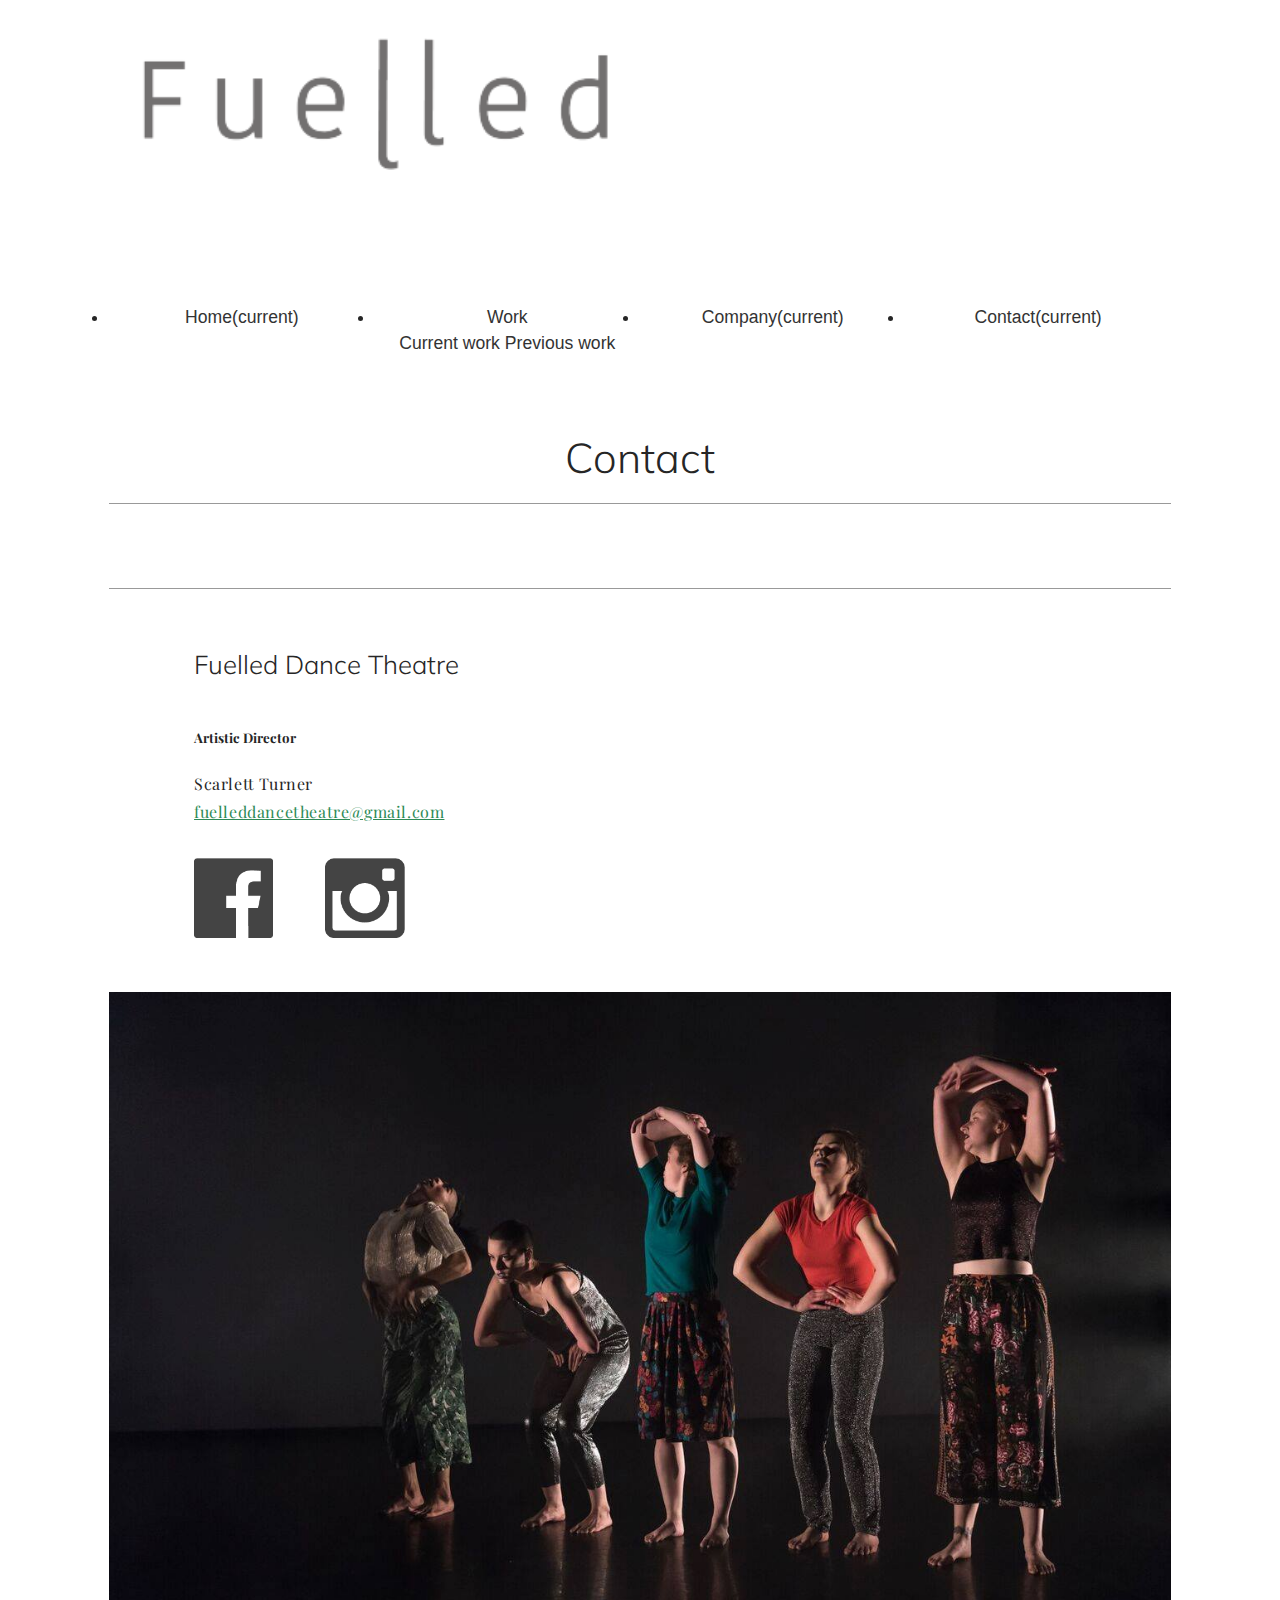
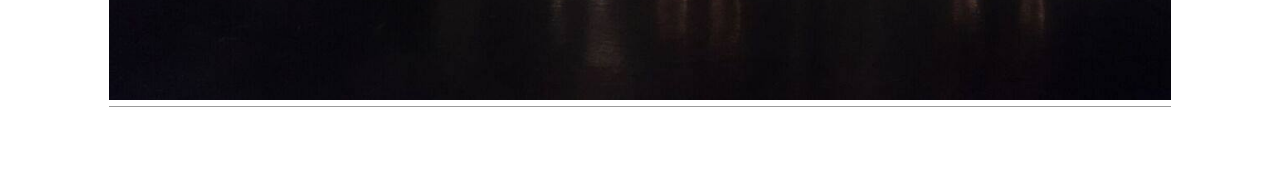
<file: contact.html>
<!DOCTYPE html>
<html lang="en">

<head>
    <meta charset="UTF-8">
    <meta name="viewport" content="width=device-width, initial-scale=1"/>
    
    <!-- Bootstrap -->
    <link rel="stylesheet" href="https://maxcdn.bootstrapcdn.com/bootstrap/4.0.0-beta/css/bootstrap.min.css" integrity="sha384-/Y6pD6FV/Vv2HJnA6t+vslU6fwYXjCFtcEpHbNJ0lyAFsXTsjBbfaDjzALeQsN6M" crossorigin="anonymous">
 
    
       <!-- Web fonts -->
    <link href="https://fonts.googleapis.com/css?family=Muli|Playfair+Display" rel="stylesheet"/>
    
    <!-- Stylesheets -->
    <link rel="stylesheet" type="text/css" href="css/contact.css"/>
    
    <!-- Javascript 
    <script src="js/index.js"></script>
 -->
    
    <title>Fuelled Dance Theatre</title>
</head>

    
<body>
<div class="container col-10 fluid">
    
    <div class="headerContainer col-12 fluid">
        <div class="row">
            <div class="logoContainer col-md-5">
                <img id="headerLogo" src="Resources/fuelledTextLogo.png"/>
            </div>
            
            <div class="col-md-2"></div>
            
<div class="col-md-5 navContainer">
                <div class="navbar-header">
                    <nav class="navBar navbar-expand-lg navbar-light bg-light" role="navigation">
                        <ul class="nav nav-bar-nav">
                            <li class="nav-item active">
                                <a class="nav-link" href="index.html">Home<span class="sr-only">(current)</span></a>
                            </li>

                             <li class="nav-item dropdown">
                                <a class="nav-link" href="#" id="navbarDropdown" role="button" data-toggle="dropdown" aria-haspopup="true" aria-expanded="false">
                                  Work
                                </a>
                                <div class="dropdown-menu" aria-labelledby="navbarDropdown">
                                  <a class="dropdown-item" href="currentWork.html">Current work</a>
                                  <a class="dropdown-item" href="previousWork.html">Previous work</a>
                                </div>
                              </li>

                              <li class="nav-item active">
                                <a class="nav-link" href="company.html">Company<span class="sr-only">(current)</span></a>
                              </li>


                              <li class="nav-item active">
                                <a class="nav-link" href="contact.html">Contact<span class="sr-only">(current)</span></a>
                              </li>
                        </ul>    
                    </nav>
            </div>
        </div>
            
        </div>  <!-- row -->
    </div> <!-- headerContainer -->
    
    
    <div id="headerImageWrapper">
        
      
        <img id="backgroundImage" src="Resources/header001.png"/>
    </div>

    <div class="row" id="pageTitleRow">
        <div class="col-md-3"></div>
        <div class="col-md-6"><h3>Contact</h3></div>
        <div class="col-md-3"></div>
    </div>
    

        <div class="row workItem" id="prevWork01">
            <div class="col-md-7 leftCol">
                   
                <div id="prevWork01_textContainer">
                    <h4>Fuelled Dance Theatre</h4>
                    
                    <div>
                       <h5>Artistic Director</h5>
                        <p>Scarlett Turner<br/><a href="mailto:fuelleddancetheatre@gmail.com">fuelleddancetheatre@gmail.com</a></p>
                        
                    </div>
                        
                    
                             <a href="https://www.facebook.com/fuelledance/"><img src=Resources/facebookLogo.png id="facebookLogo"></a>
                    <a href="https://www.instagram.com/fuelleddancetheatre/"><img src=Resources/instagramLogo.png id="facebookLogo"></a>

                </div>
                

             
            </div>
            
            <div class="col-md-5 rightCol">
                 <div id="prevWork01_imgContainer"><img src="Resources/thisIsSense_01.jpg"/></div>
            </div>
        </div>
   
    

    <div class="footer">
    

    </div> <!-- footer -->
    
    
</div>  <!-- container -->
    
    
    
    
 <!-- jQuery (necessary for Bootstrap's JavaScript plugins) -->
<script src="https://code.jquery.com/jquery-3.2.1.slim.min.js" integrity="sha384-KJ3o2DKtIkvYIK3UENzmM7KCkRr/rE9/Qpg6aAZGJwFDMVNA/GpGFF93hXpG5KkN" crossorigin="anonymous"></script>
<script src="https://cdnjs.cloudflare.com/ajax/libs/popper.js/1.11.0/umd/popper.min.js" integrity="sha384-b/U6ypiBEHpOf/4+1nzFpr53nxSS+GLCkfwBdFNTxtclqqenISfwAzpKaMNFNmj4" crossorigin="anonymous"></script>


<!-- Include all compiled plugins (below), or include individual files as needed -->
<script src="https://maxcdn.bootstrapcdn.com/bootstrap/4.0.0-beta/js/bootstrap.min.js" integrity="sha384-h0AbiXch4ZDo7tp9hKZ4TsHbi047NrKGLO3SEJAg45jXxnGIfYzk4Si90RDIqNm1" crossorigin="anonymous"></script>
    
</body>
<html>
</file>
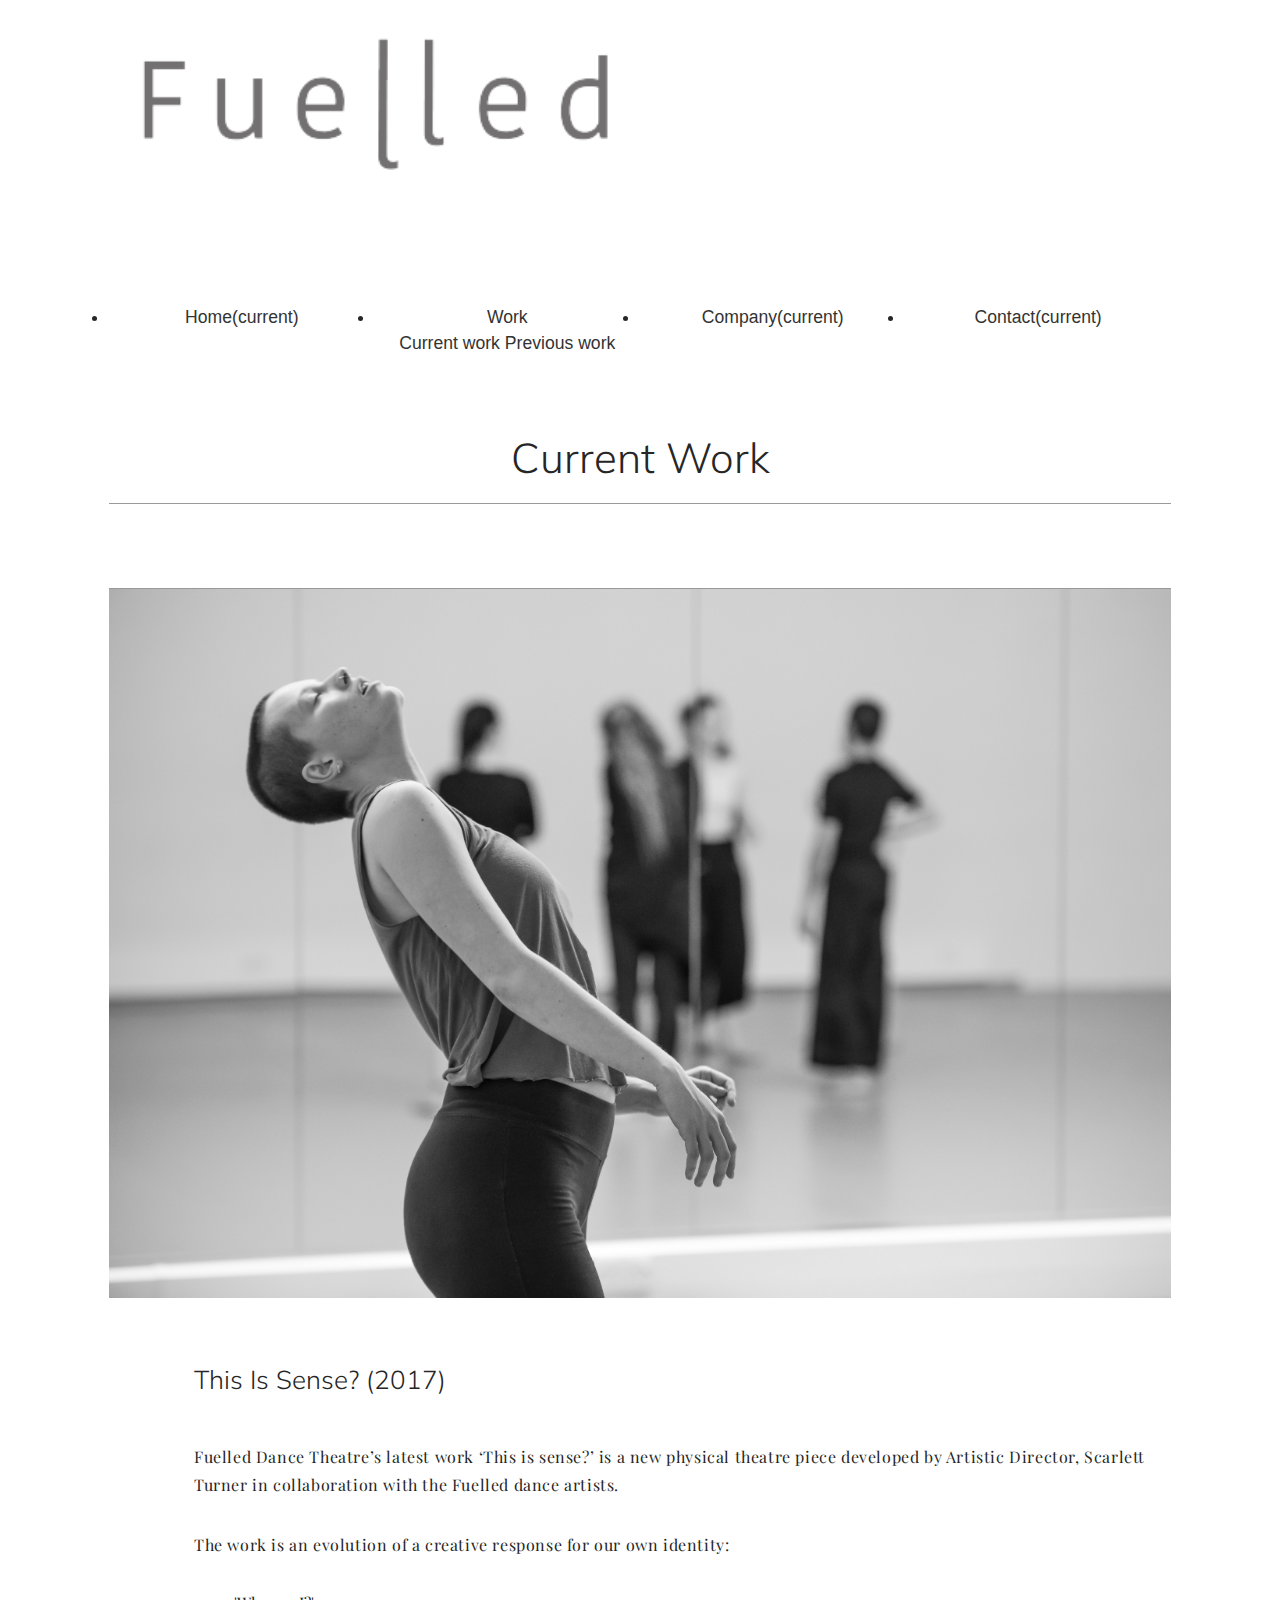
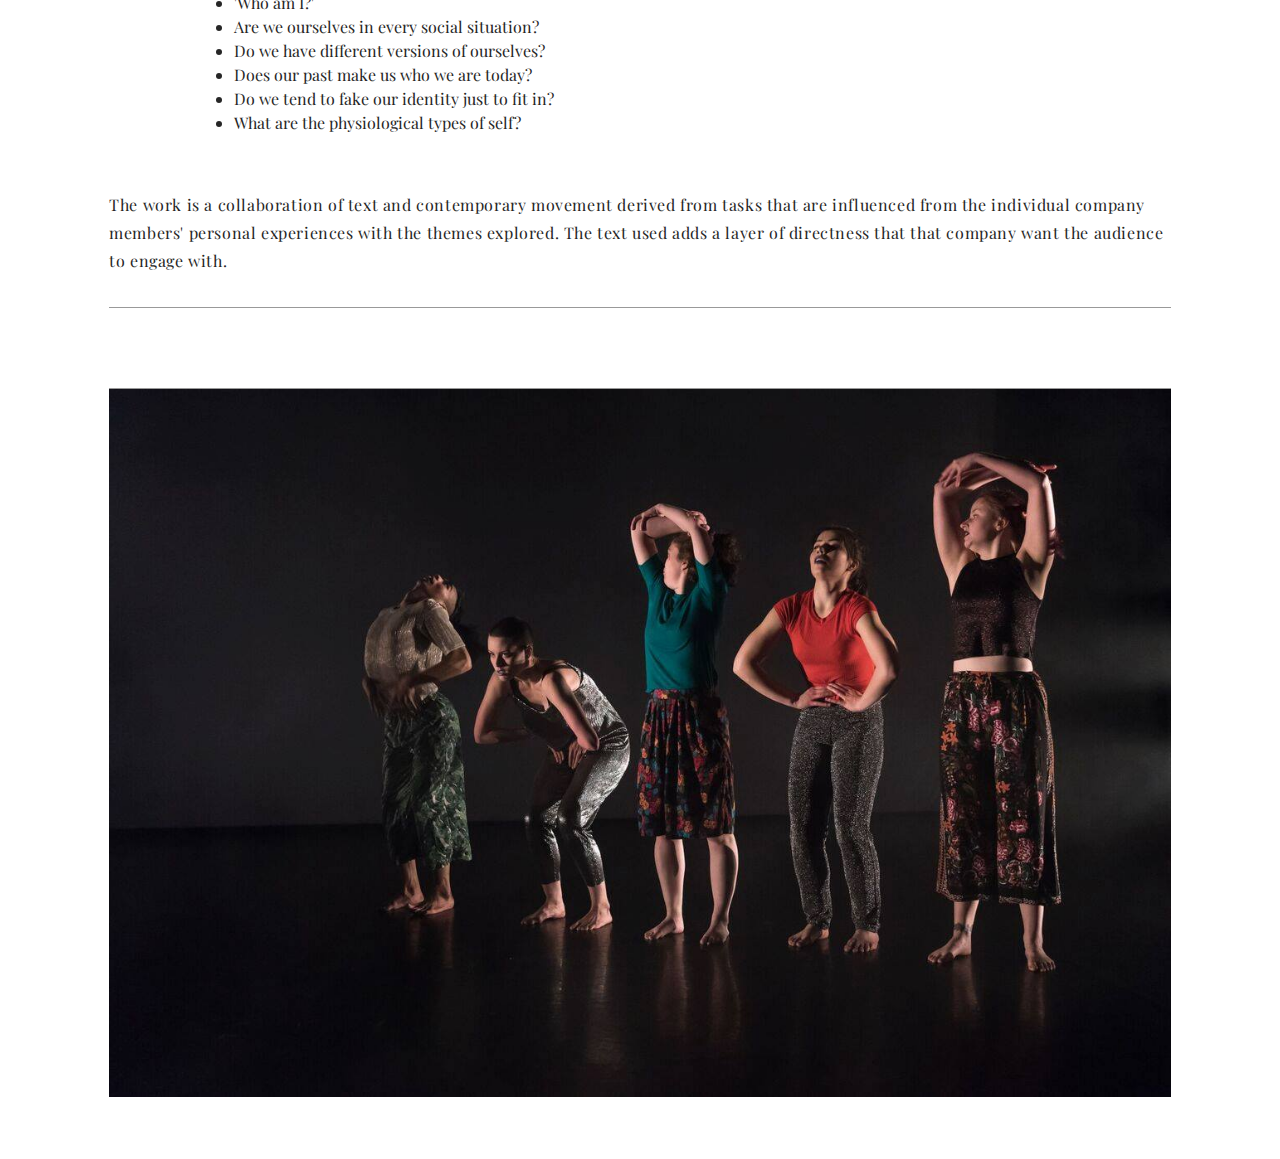
<file: currentWork.html>
<!DOCTYPE html>
<html lang="en">

<head>
    <meta charset="UTF-8">
    <meta name="viewport" content="width=device-width, initial-scale=1"/>
    
    <!-- Bootstrap -->
    <link rel="stylesheet" href="https://maxcdn.bootstrapcdn.com/bootstrap/4.0.0-beta/css/bootstrap.min.css" integrity="sha384-/Y6pD6FV/Vv2HJnA6t+vslU6fwYXjCFtcEpHbNJ0lyAFsXTsjBbfaDjzALeQsN6M" crossorigin="anonymous">
 
    
       <!-- Web fonts -->
    <link href="https://fonts.googleapis.com/css?family=Muli|Playfair+Display" rel="stylesheet"/>
    
    <!-- Stylesheets -->
    <link rel="stylesheet" type="text/css" href="css/currentWork.css"/>
    
    <!-- Javascript 
    <script src="js/index.js"></script>
 -->
    
    <title>Fuelled Dance Theatre</title>
</head>

    
<body>
<div class="container col-10 fluid">
    
    <div class="headerContainer col-12 fluid">
        <div class="row">
            <div class="logoContainer col-md-5">
                <img id="headerLogo" src="Resources/fuelledTextLogo.png"/>
            </div>
            
            <div class="col-md-2"></div>
            
            <div class="col-md-5 navContainer">
                <div class="navbar-header">
                    <nav class="navBar navbar-expand-lg navbar-light bg-light" role="navigation">
                        <ul class="nav nav-bar-nav">
                            <li class="nav-item active">
                                <a class="nav-link" href="index.html">Home<span class="sr-only">(current)</span></a>
                            </li>

                             <li class="nav-item dropdown">
                                <a class="nav-link" href="#" id="navbarDropdown" role="button" data-toggle="dropdown" aria-haspopup="true" aria-expanded="false">
                                  Work
                                </a>
                                <div class="dropdown-menu" aria-labelledby="navbarDropdown">
                                  <a class="dropdown-item" href="currentWork.html">Current work</a>
                                  <a class="dropdown-item" href="previousWork.html">Previous work</a>
                                </div>
                              </li>

                              <li class="nav-item active">
                                <a class="nav-link" href="company.html">Company<span class="sr-only">(current)</span></a>
                              </li>


                              <li class="nav-item active">
                                <a class="nav-link" href="contact.html">Contact<span class="sr-only">(current)</span></a>
                              </li>
                        </ul>    
                    </nav>
            </div>
        </div>
            
        </div>  <!-- row -->
    </div> <!-- headerContainer -->
    
    
    <div id="headerImageWrapper">
        
      
        <img id="backgroundImage" src="Resources/header004.png"/>
    </div>

    <div class="row" id="pageTitleRow">
        <div class="col-md-3"></div>
        <div class="col-md-6"><h3>Current Work</h3></div>
        <div class="col-md-3"></div>
    </div>
    

        <div class="row workItem" id="prevWork01">
            <div class="col-md-7 leftCol">
                    <div id="prevWork01_imgContainer"><img src="Resources/thisIsSense_02.jpg"/></div>
             
            </div>
            
            <div class="col-md-5 rightCol">
                <div id="prevWork01_textContainer">
                    <h4>This Is Sense? (2017)</h4>
                    <p>Fuelled Dance Theatre’s latest work ‘This is sense?’ is a new physical theatre piece developed by Artistic Director, Scarlett Turner in collaboration with the Fuelled dance artists.</p>

                    <p>The work is an evolution of a creative response for our own identity:</p>

                    <ul>
                        <li>'Who am I?'</li>
                        <li>Are we ourselves in every social situation? </li>
                        <li>Do we have different versions of ourselves? </li>
                        <li>Does our past make us who we are today? </li>
                        <li>Do we tend to fake our identity just to fit in? </li>
                        <li>What are the physiological types of self?</li>
                    </ul>
                    <br/>


                </div>
            </div>
        </div>
    
     <div class="row workItem" id="para02">
                    <p>
                    The work is a collaboration of text and contemporary movement derived from tasks that are influenced from the individual company members' personal experiences with the themes explored. The text used adds a layer of directness that that company want the audience to engage with.
                    </p>
    </div>
    
    <div class="row workItem" id="senseImg_Large">
           <div id="prevWork01_imgContainer"><img  src="Resources/thisIsSense_01.jpg"/></div>
    </div>
    
      
        
   
    
 

    <div class="footer">
    

    </div> <!-- footer -->
    
    
</div>  <!-- container -->
    
    
    
    
 <!-- jQuery (necessary for Bootstrap's JavaScript plugins) -->
<script src="https://code.jquery.com/jquery-3.2.1.slim.min.js" integrity="sha384-KJ3o2DKtIkvYIK3UENzmM7KCkRr/rE9/Qpg6aAZGJwFDMVNA/GpGFF93hXpG5KkN" crossorigin="anonymous"></script>
<script src="https://cdnjs.cloudflare.com/ajax/libs/popper.js/1.11.0/umd/popper.min.js" integrity="sha384-b/U6ypiBEHpOf/4+1nzFpr53nxSS+GLCkfwBdFNTxtclqqenISfwAzpKaMNFNmj4" crossorigin="anonymous"></script>


<!-- Include all compiled plugins (below), or include individual files as needed -->
<script src="https://maxcdn.bootstrapcdn.com/bootstrap/4.0.0-beta/js/bootstrap.min.js" integrity="sha384-h0AbiXch4ZDo7tp9hKZ4TsHbi047NrKGLO3SEJAg45jXxnGIfYzk4Si90RDIqNm1" crossorigin="anonymous"></script>
    
</body>
<html>
</file>
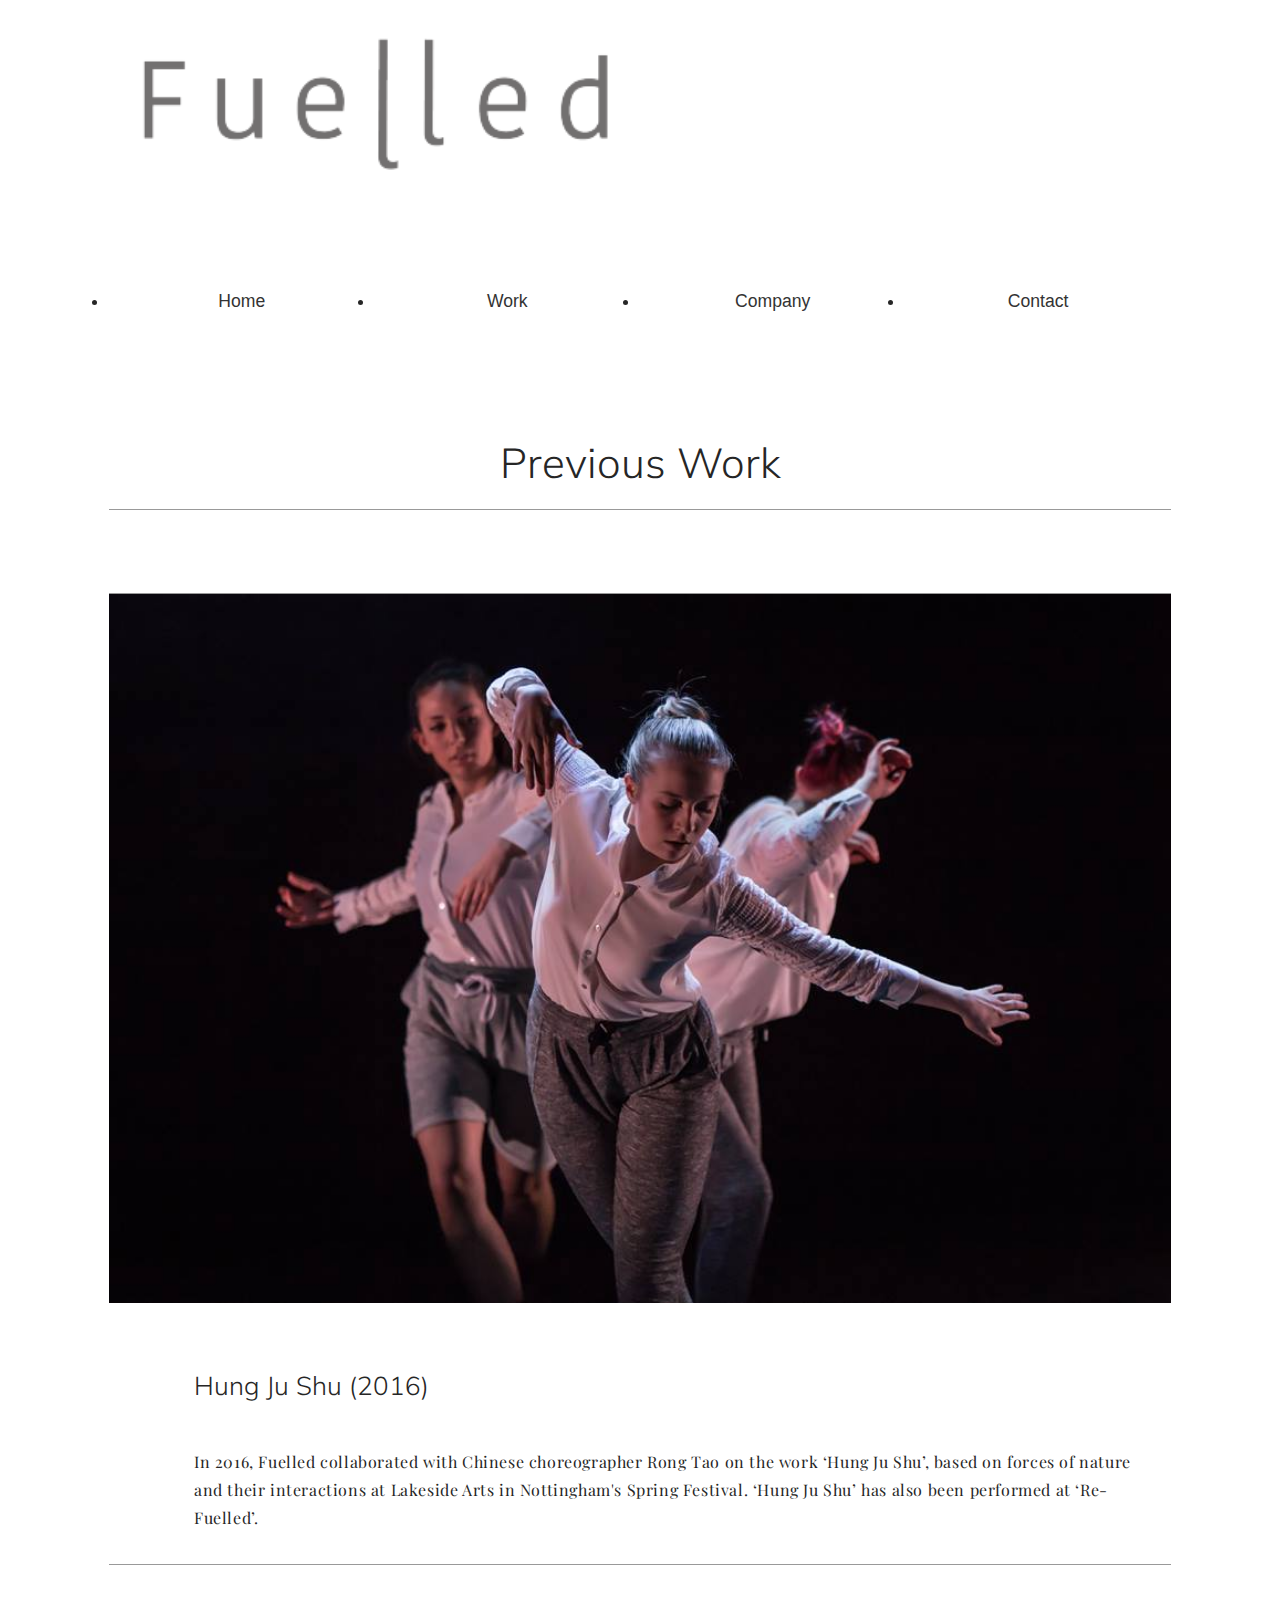
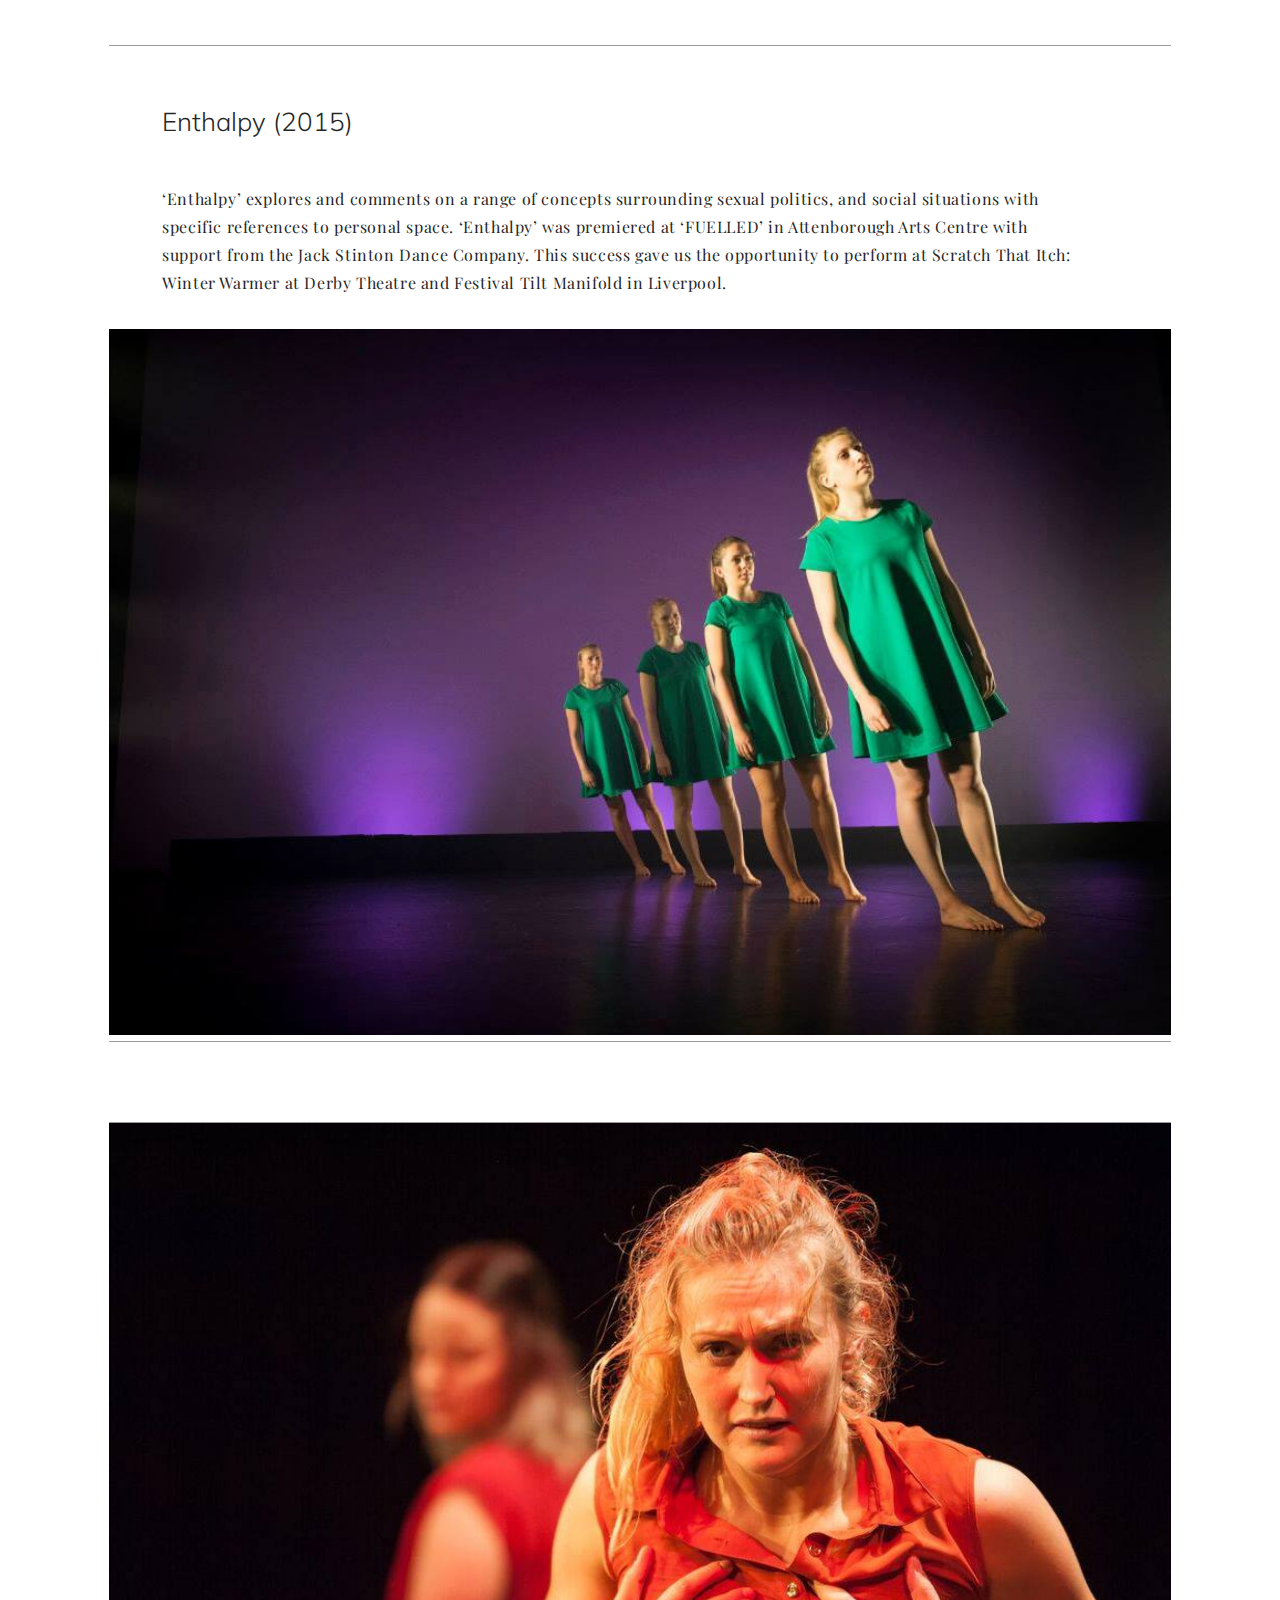
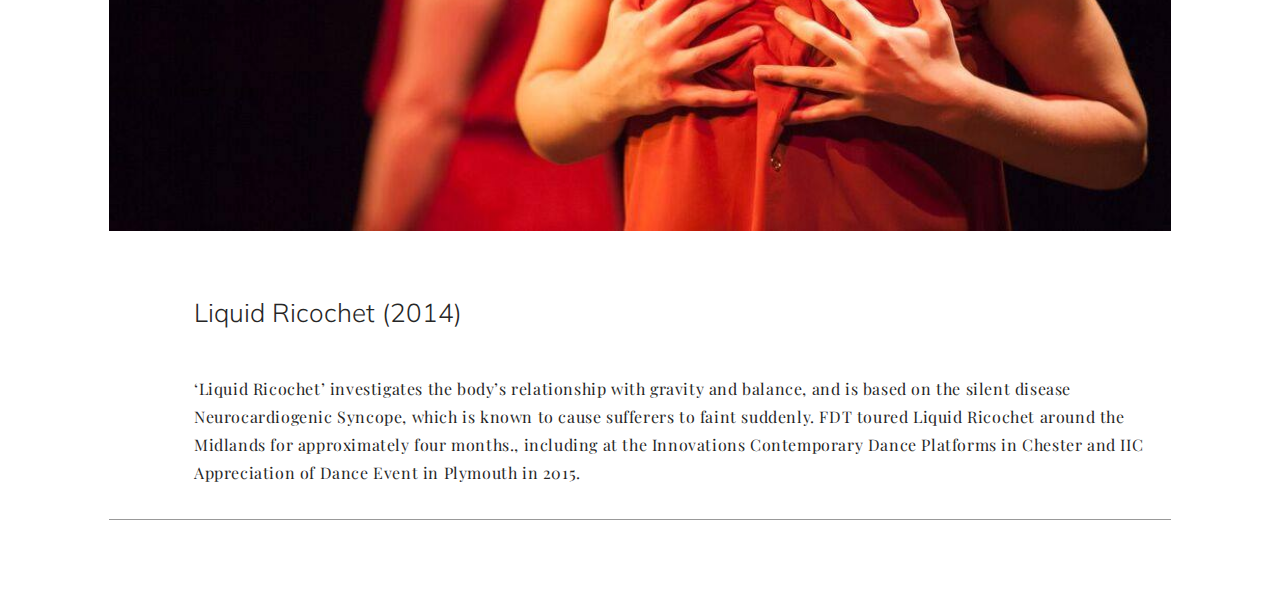
<file: previousWork.html>
<!DOCTYPE html>
<html lang="en">

<head>
    <meta charset="UTF-8">
    <meta name="viewport" content="width=device-width, initial-scale=1"/>
    
    <!-- Bootstrap -->
    <link rel="stylesheet" href="https://maxcdn.bootstrapcdn.com/bootstrap/4.0.0-beta/css/bootstrap.min.css" integrity="sha384-/Y6pD6FV/Vv2HJnA6t+vslU6fwYXjCFtcEpHbNJ0lyAFsXTsjBbfaDjzALeQsN6M" crossorigin="anonymous">
 
    
       <!-- Web fonts -->
    <link href="https://fonts.googleapis.com/css?family=Muli|Playfair+Display" rel="stylesheet"/>
    
    <!-- Stylesheets -->
    <link rel="stylesheet" type="text/css" href="css/previousWork.css"/>
    
    <!-- Javascript 
    <script src="js/index.js"></script>
 -->
    
    <title>Fuelled Dance Theatre</title>
</head>

    
<body>
<div class="container col-10 fluid">
    
    <div class="headerContainer col-12 fluid">
        <div class="row">
            <div class="logoContainer col-md-5">
                <img id="headerLogo" src="Resources/fuelledTextLogo.png"/>
            </div>
            
            <div class="col-md-2"></div>
            
            <div class="col-md-5 navContainer">
                <div class="navbar-header">
                    <nav class="navBar navbar-default" role="navigation">
                        <ul class="nav nav-bar-nav">
                            <li><a href="index.html">Home</a></li>
                            <li><a href="work.html">Work</a></li>
                            <li><a href="company.html">Company</a></li>
                            <li><a href="contact.html">Contact</a></li>
                        </ul>    
                    </nav>
                </div>
            </div>
            
        </div>  <!-- row -->
    </div> <!-- headerContainer -->
    
    
    <div id="headerImageWrapper">
        
      
        <img id="backgroundImage" src="Resources/contactHeader02.png"/>
    </div>

    <div class="row" id="pageTitleRow">
        <div class="col-md-3"></div>
        <div class="col-md-6"><h3>Previous Work</h3></div>
        <div class="col-md-3"></div>
    </div>
    
<div class="row workItem" id="prevWork01">
        <div class="col-md-5" id="prevWork01_col">
               <div  id="prevWork01_imgContainer"><img src="Resources/hungJuShu_02.jpg"/></div>        
        </div>
        <div class="col-md-1"></div>
        <div class="col-md-6">
            <div id="prevWork01_textContainer">
                <h4>Hung Ju Shu (2016)</h4>
                <p>In 2016, Fuelled collaborated with Chinese choreographer Rong Tao on the work ‘Hung Ju Shu’, based on forces of nature and their interactions at Lakeside Arts in Nottingham's Spring Festival. ‘Hung Ju Shu’ has also been performed at ‘Re-Fuelled’.
                </p>
            </div>
        </div>
        
        </div>
    
          <div class="row workItem" id="prevWork02">
            <div class="col-md-7 leftCol">
                <div id="prevWork02_textContainer">
                    <h4>Enthalpy (2015)</h4>
                    <p>‘Enthalpy’ explores and comments on a range of concepts surrounding sexual politics, and social situations with specific references to personal space. ‘Enthalpy’ was premiered at ‘FUELLED’ in Attenborough Arts Centre with support from the Jack Stinton Dance Company. This success gave us the opportunity to perform at Scratch That Itch: Winter Warmer at Derby Theatre and Festival Tilt Manifold in Liverpool. </p>
                </div>
            </div>

            <div class="col-md-5 rightCol">
                   <div id="prevWork02_imgContainer"><img src="Resources/liquidR.jpg"/></div>
            </div>
        </div>
    
        <div class="row workItem" id="prevWork03">
            <div class="col-md-5 leftCol">
                    <div id="prevWork03_imgContainer"><img src="Resources/enthalpy.jpg"/></div>
            </div>
            
            <div class="col-md-7 rightCol">
                <div id="prevWork03_textContainer">
                    <h4>Liquid Ricochet (2014)</h4>
                    <p>‘Liquid Ricochet’ investigates the body’s relationship with gravity and balance, and is based on the silent disease Neurocardiogenic Syncope, which is known to cause sufferers to faint suddenly. FDT toured Liquid Ricochet around the Midlands for approximately four months., including at the Innovations Contemporary Dance Platforms in Chester and IIC Appreciation of Dance Event in Plymouth in 2015. 
                    </p>
                </div>
            </div>
        </div>
    
  
    
            
    
 

    <div class="footer">
    

    </div> <!-- footer -->
    
    
</div>  <!-- container -->
    
    
    
    
 <!-- jQuery (necessary for Bootstrap's JavaScript plugins) -->
<script src="https://code.jquery.com/jquery-3.2.1.slim.min.js" integrity="sha384-KJ3o2DKtIkvYIK3UENzmM7KCkRr/rE9/Qpg6aAZGJwFDMVNA/GpGFF93hXpG5KkN" crossorigin="anonymous"></script>
<script src="https://cdnjs.cloudflare.com/ajax/libs/popper.js/1.11.0/umd/popper.min.js" integrity="sha384-b/U6ypiBEHpOf/4+1nzFpr53nxSS+GLCkfwBdFNTxtclqqenISfwAzpKaMNFNmj4" crossorigin="anonymous"></script>


<!-- Include all compiled plugins (below), or include individual files as needed -->
<script src="https://maxcdn.bootstrapcdn.com/bootstrap/4.0.0-beta/js/bootstrap.min.js" integrity="sha384-h0AbiXch4ZDo7tp9hKZ4TsHbi047NrKGLO3SEJAg45jXxnGIfYzk4Si90RDIqNm1" crossorigin="anonymous"></script>
    
</body>
<html>
</file>
<file: css/contact.css>
html{
    font-size: 1em;
}


body{
    background-color: white;
    color: #262626;
    font-family: 'Playfair Display', serif;
    font-weight: 300;
    line-height: 1.5;
}


/*-- Golden ration font sizes --*/
h1, h2, h3, h4 {
  
  font-weight: inherit;
  line-height: 1.2;
}

h1 {
    font-family: 'Muli', sans-serif;
    font-size: 6.854em;
    margin-top: 0;
}

h2 {font-size: 4.236em;}

h3 {
    font-family: 'Muli', sans-serif;
    font-size: 2.618em;
}


h4 {
    font-family: 'Muli', sans-serif;
    font-size: 1.618em;
    padding-top: 0.5em;
    padding-bottom: 0.5em;
}


small, .font_small {font-size: 0.618em;}

p{
    font-family: 'Playfair Display', serif;
    text-align: left;
    font-size: 1em;
    padding-bottom: 8%;
    letter-spacing: 0.6px;
    line-height: 1.75em;

}



.container{
    box-sizing: border-box;
    padding-left: 8%;
    padding-right: 8%;
    padding-top: 0%;
}    


.headerContainer{
    padding-top: 2%;
}


#logoContainer{
    padding: 0;
    padding-top: 0;
}


#headerLogo{
    padding: 0;
    padding-bottom: 0.75em;
    padding-left: 0;
    padding-right: 0;
    width: 50%;
}


.navContainer{
    padding: 0;
}


.navbar-header{
    padding-top: 6.5%;
}


.nav{
    background-color: white;
    padding: 0;
}



.nav li{
    font-family: 'Futura PT', sans-serif;
    text-align: center;
    font-size: 1.10em;
    width: 25%;
    text-align: center;
    float: left; 
    padding-top: 2%;
}

.nav li a{
    background-color: white;
    color: #333;
    font-size: 1em;
    text-align: center;
    text-decoration: none;    
    width: 100%;
}


.nav li a:hover{
    background-color: white;
    color: seagreen;
    width: 100%;
}


#headerImageWrapper{
    overflow: hidden;
}

#backgroundImage{
    height: auto;
    width: 100%;
}

#pageTitleRow h3{
    border-bottom: 1px #999999 solid;
    margin-bottom: 2em;
    padding-bottom: 0.5em;
    padding-top: 2em;
    text-align: center;
}


.workItem{
    margin-bottom: 5em;    
    border-bottom: 1px #999999 solid;
    border-top: 1px #999999 solid;
}


.workItem img{
    height: auto;
    width: 100%;   
}

.workItem h4{
    padding-top: 1em;
}

.workItem p{
    padding-bottom: 1em;
}


.leftCol{
    padding-right: 0;
    padding-left: 0;
}


.rightCol{
    padding-left: 0;
    padding-bottom: 0;
}


#prevWork01_textContainer{
    padding-left: 8%;
    padding-right: 2%;
}

a{
    color: seagreen;
}

#facebookLogo{
    width: auto;
    height: 5em;
    padding-right:5%;
    padding-bottom:5%;
}
</file>
<file: css/currentWork.css>
html{
    font-size: 1em;
}


body{
    background-color: white;
    color: #262626;
    font-family: 'Playfair Display', serif;
    font-weight: 300;
    line-height: 1.5;
}


/*-- Golden ration font sizes --*/
h1, h2, h3, h4 {
  
  font-weight: inherit;
  line-height: 1.2;
}

h1 {
    font-family: 'Muli', sans-serif;
    font-size: 6.854em;
    margin-top: 0;
}

h2 {font-size: 4.236em;}

h3 {
    font-family: 'Muli', sans-serif;
    font-size: 2.618em;
}


h4 {
    font-family: 'Muli', sans-serif;
    font-size: 1.618em;
    padding-top: 0.5em;
    padding-bottom: 0.5em;
}


small, .font_small {font-size: 0.618em;}

p{
    font-family: 'Playfair Display', serif;
    text-align: left;
    font-size: 1em;
    padding-bottom: 8%;
    letter-spacing: 0.6px;
    line-height: 1.75em;

}



.container{
    box-sizing: border-box;
    padding-left: 8%;
    padding-right: 8%;
    padding-top: 0%;
}    


.headerContainer{
    padding-top: 2%;
}


#logoContainer{
    padding: 0;
    padding-top: 0;
}


#headerLogo{
    padding: 0;
    padding-bottom: 0.75em;
    padding-left: 0;
    padding-right: 0;
    width: 50%;
}


.navContainer{
    padding: 0;
}


.navbar-header{
    padding-top: 6.5%;
}


.nav{
    background-color: white;
    padding: 0;
}



.nav li{
    font-family: 'Futura PT', sans-serif;
    text-align: center;
    font-size: 1.10em;
    width: 25%;
    text-align: center;
    float: left; 
    padding-top: 2%;
}

.nav li a{
    background-color: white;
    color: #333;
    font-size: 1em;
    text-align: center;
    text-decoration: none;    
    width: 100%;
}


.nav li a:hover{
    background-color: white;
    color: seagreen;
    width: 100%;
}


#headerImageWrapper{
    overflow: hidden;
}

#backgroundImage{
    height: auto;
    width: 100%;
}

#pageTitleRow h3{
    border-bottom: 1px #999999 solid;
    margin-bottom: 2em;
    padding-bottom: 0.5em;
    padding-top: 2em;
    text-align: center;
}


.workItem{
    border-top: 1px #999999 solid;
}


#para02{
    margin-bottom: 5em;    
    border-bottom: 1px #999999 solid;
    border-top: none;
}


.workItem img{
    height: auto;
    width: 100%;   
}

.workItem h4{
    padding-top: 1em;
}

.workItem p{
    padding-bottom: 1em;
}


.leftCol{
    padding-right: 0;
    padding-left: 0;
}


.rightCol{
    padding-left: 0;
    padding-bottom: 0;
}


#prevWork01_textContainer{
    padding-left: 8%;
    padding-right: 2%;
}


#prevWork02_textContainer{
    padding-left: 5%;
    padding-right: 8%;
}


#prevWork03_textContainer{
    padding-left: 8%;
    padding-right: 2%;
}

#senseImg_Large{
    padding-bottom: 3em;
}
</file>
<file: css/previousWork.css>
html{
    font-size: 1em;
}


body{
    background-color: white;
    color: #262626;
    font-family: 'Playfair Display', serif;
    font-weight: 300;
    line-height: 1.5;
}


/*-- Golden ration font sizes --*/
h1, h2, h3, h4 {
  
  font-weight: inherit;
  line-height: 1.2;
}

h1 {
    font-family: 'Muli', sans-serif;
    font-size: 6.854em;
    margin-top: 0;
}

h2 {font-size: 4.236em;}

h3 {
    font-family: 'Muli', sans-serif;
    font-size: 2.618em;
}


h4 {
    font-family: 'Muli', sans-serif;
    font-size: 1.618em;
    padding-top: 0.5em;
    padding-bottom: 0.5em;
}


small, .font_small {font-size: 0.618em;}

p{
    font-family: 'Playfair Display', serif;
    text-align: left;
    font-size: 1em;
    padding-bottom: 8%;
    letter-spacing: 0.6px;
    line-height: 1.75em;

}



.container{
    box-sizing: border-box;
    padding-left: 8%;
    padding-right: 8%;
    padding-top: 0%;
}    


.headerContainer{
    padding-top: 2%;
}


#logoContainer{
    padding: 0;
    padding-top: 0;
}


#headerLogo{
    padding: 0;
    padding-bottom: 0.75em;
    padding-left: 0;
    padding-right: 0;
    width: 50%;
}


.navContainer{
    padding: 0;
}


.navbar-header{
    padding-top: 5%;
    padding-bottom: 2%;
}


.nav{
    background-color: white;
    padding: 0;
}



.nav li{
    font-family: 'Futura PT', sans-serif;
    text-align: center;
    font-size: 1.10em;
    width: 25%;
    text-align: center;
    float: left; 
    padding-top: 2%;
}

.nav li a{
    background-color: white;
    color: #333;
    font-size: 1em;
    text-align: center;
    text-decoration: none;    
    width: 100%;
}


.nav li a:hover{
    background-color: white;
    color: seagreen;
    width: 100%;
}


#headerImageWrapper{
    overflow: hidden;
}

#backgroundImage{
    height: auto;
    width: 100%;
}

#pageTitleRow h3{
    border-bottom: 1px #999999 solid;
    margin-bottom: 2em;
    padding-bottom: 0.5em;
    padding-top: 2em;
    text-align: center;
}


.workItem{
    border-top: 1px #999999 solid;
    border-bottom: 1px #999999 solid;
    margin-bottom: 5em;
}


.workItem img{
    height: auto;
    width: 100%;   
}

.workItem h4{
    padding-top: 1em;
}

.workItem p{
    padding-bottom: 1em;
}


.leftCol{
    padding-right: 0;
    padding-left: 0;
}


.rightCol{
    padding-left: 0;
    padding-bottom: 0;
}

#prevWork01_col{
    padding-left: 0;
}

#prevWork02_col{
    padding-right: 0;
}


#prevWork01_textContainer{
    padding-left: 8%;
    padding-right: 2%;
}


#prevWork02_textContainer{
    padding-left: 5%;
    padding-right: 8%;
}


#prevWork03_textContainer{
    padding-left: 8%;
    padding-right: 2%;
}
</file>
